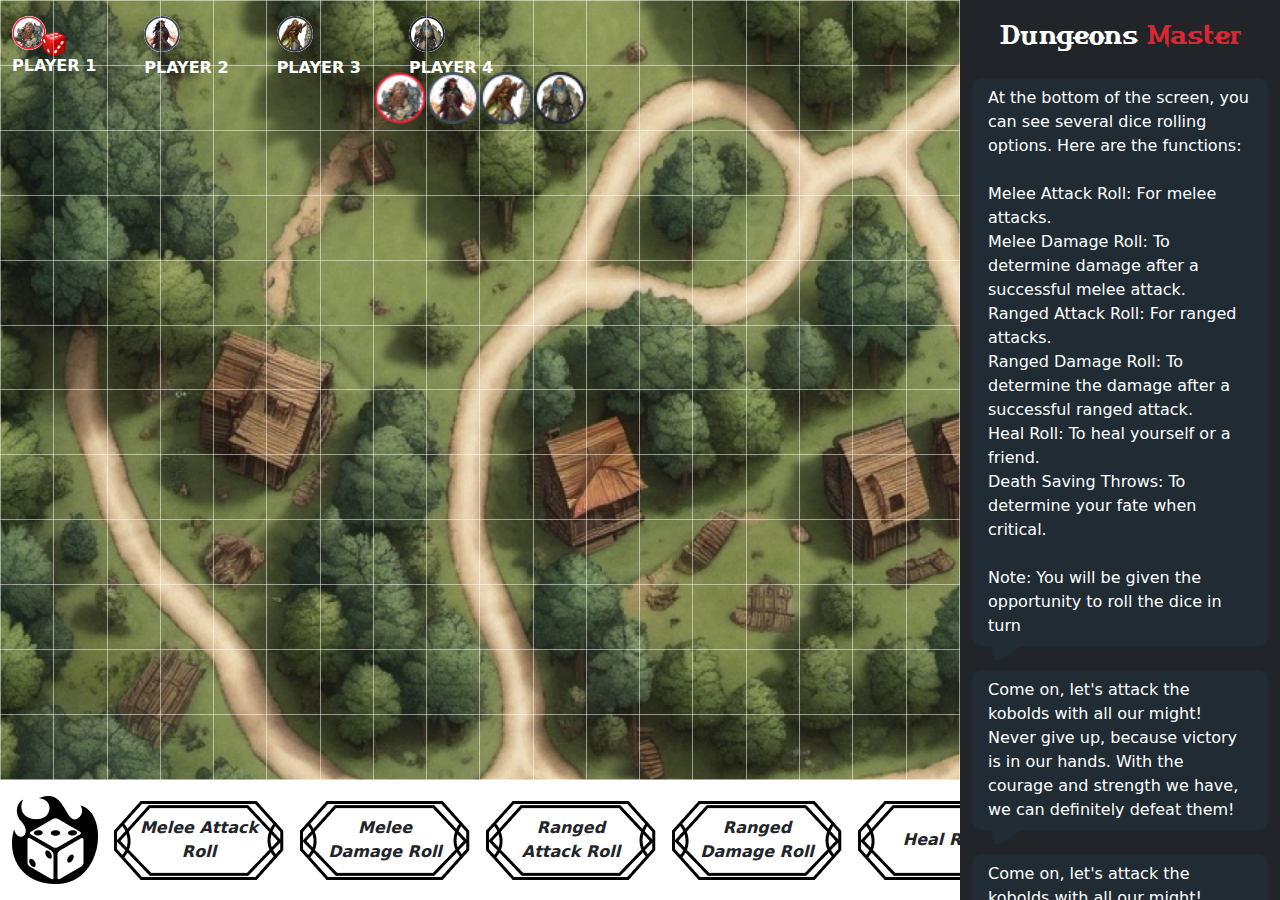
<file: map.html>
<!DOCTYPE html>
<html>
  <head>
    <title>My Game</title>
    <!-- <script src="https://www.gstatic.com/firebasejs/9.0.0/firebase-app.js"></script>
    <script src="https://www.gstatic.com/firebasejs/9.0.0/firebase-auth.js"></script>
    <script src="https://www.gstatic.com/firebasejs/9.0.0/firebase-database.js"></script> -->
    <link rel="stylesheet" href="css/style.css" />
    <link href="https://cdn.jsdelivr.net/npm/bootstrap@5.3.3/dist/css/bootstrap.min.css" rel="stylesheet" integrity="sha384-QWTKZyjpPEjISv5WaRU9OFeRpok6YctnYmDr5pNlyT2bRjXh0JMhjY6hW+ALEwIH" crossorigin="anonymous" />
    <link rel="stylesheet" href="https://fonts.googleapis.com/css2?family=Roboto:wght@400;700&display=swap" />
    <link rel="stylesheet" href="css/font.css" />
  </head>

  <body>
    <section class="hero-map">
      <div class="row">
        <!-- Player -->
        <div class="col-md-9 position-absolute d-flex gap-5 top-0 start-0 text-white py-3">
          <div class="d-flex flex-column gap-1">
            <div class="position-relative">
              <img class="circle-player-1" src="assets/player-1.png" alt="Player" />
              <img class="circle-player__dice position-absolute start-50 translate-middle-x" src="assets/dice-red.png" alt="Dice" />
            </div>
            <p class="m-0 fw-bold">PLAYER 1</p>
          </div>
          <div class="d-flex flex-column gap-1">
            <div class="position-relative">
              <img class="circle-player-2" src="assets/player-2.png" alt="Player" />
              <!-- <img class="circle-player__dice position-absolute start-50 translate-middle-x" src="assets/dice-red.png" alt="Dice" /> -->
            </div>
            <p class="m-0 fw-bold">PLAYER 2</p>
          </div>
          <div class="d-flex flex-column gap-1">
            <div class="position-relative">
              <img class="circle-player-3" src="assets/player-3.png" alt="Player" />
              <!-- <img class="circle-player__dice position-absolute start-50 translate-middle-x" src="assets/dice-red.png" alt="Dice" /> -->
            </div>
            <p class="m-0 fw-bold">PLAYER 3</p>
          </div>
          <div class="d-flex flex-column gap-1">
            <div class="position-relative">
              <img class="circle-player-4" src="assets/player-4.png" alt="Player" />
              <!-- <img class="circle-player__dice position-absolute start-50 translate-middle-x" src="assets/dice-red.png" alt="Dice" /> -->
            </div>
            <p class="m-0 fw-bold">PLAYER 4</p>
          </div>
        </div>

        <!-- Grid -->
        <div class="col-md-9 position-absolute grid-container top-0 start-0 p-0">
          <table class="grid-map w-100 h-100">
            <tr>
              <td></td>
              <td></td>
              <td></td>
              <td></td>
              <td></td>
              <td></td>
              <td></td>
              <td></td>
              <td></td>
              <td></td>
              <td></td>
              <td></td>
              <td></td>
              <td></td>
              <td></td>
              <td></td>
              <td></td>
              <td></td>
            </tr>
            <tr>
              <td></td>
              <td></td>
              <td></td>
              <td></td>
              <td></td>
              <td></td>
              <td></td>
              <td>
                <img id="player-1" class="grid-map-img" src="assets/player-1.png" alt="Player" draggable="true" />
              </td>
              <td>
                <img id="player-2" class="grid-map-img" src="assets/player-2.png" alt="Player" draggable="true" />
              </td>
              <td>
                <img id="player-3" class="grid-map-img" src="assets/player-3.png" alt="Player" draggable="true" />
              </td>
              <td>
                <img id="player-4" class="grid-map-img" src="assets/player-4.png" alt="Player" draggable="true" />
              </td>
              <td></td>
              <td></td>
              <td></td>
              <td></td>
              <td></td>
              <td></td>
              <td></td>
            </tr>
            <tr>
              <td></td>
              <td></td>
              <td></td>
              <td></td>
              <td></td>
              <td></td>
              <td></td>
              <td></td>
              <td></td>
              <td></td>
              <td></td>
              <td></td>
              <td></td>
              <td></td>
              <td></td>
              <td></td>
              <td></td>
              <td></td>
            </tr>
            <tr>
              <td></td>
              <td></td>
              <td></td>
              <td></td>
              <td></td>
              <td></td>
              <td></td>
              <td></td>
              <td></td>
              <td></td>
              <td></td>
              <td></td>
              <td></td>
              <td></td>
              <td></td>
              <td></td>
              <td></td>
              <td></td>
            </tr>
            <tr>
              <td></td>
              <td></td>
              <td></td>
              <td></td>
              <td></td>
              <td></td>
              <td></td>
              <td></td>
              <td></td>
              <td></td>
              <td></td>
              <td></td>
              <td></td>
              <td></td>
              <td></td>
              <td></td>
              <td></td>
              <td></td>
            </tr>
            <tr>
              <td></td>
              <td></td>
              <td></td>
              <td></td>
              <td></td>
              <td></td>
              <td></td>
              <td></td>
              <td></td>
              <td></td>
              <td></td>
              <td></td>
              <td></td>
              <td></td>
              <td></td>
              <td></td>
              <td></td>
              <td></td>
            </tr>
            <tr>
              <td></td>
              <td></td>
              <td></td>
              <td></td>
              <td></td>
              <td></td>
              <td></td>
              <td></td>
              <td></td>
              <td></td>
              <td></td>
              <td></td>
              <td></td>
              <td></td>
              <td></td>
              <td></td>
              <td></td>
              <td></td>
            </tr>
            <tr>
              <td></td>
              <td></td>
              <td></td>
              <td></td>
              <td></td>
              <td></td>
              <td></td>
              <td></td>
              <td></td>
              <td></td>
              <td></td>
              <td></td>
              <td></td>
              <td></td>
              <td></td>
              <td></td>
              <td></td>
              <td></td>
            </tr>
            <tr>
              <td></td>
              <td></td>
              <td></td>
              <td></td>
              <td></td>
              <td></td>
              <td></td>
              <td></td>
              <td></td>
              <td></td>
              <td></td>
              <td></td>
              <td></td>
              <td></td>
              <td></td>
              <td></td>
              <td></td>
              <td></td>
            </tr>
            <tr>
              <td></td>
              <td></td>
              <td></td>
              <td></td>
              <td></td>
              <td></td>
              <td></td>
              <td></td>
              <td></td>
              <td></td>
              <td></td>
              <td></td>
              <td></td>
              <td></td>
              <td></td>
              <td></td>
              <td></td>
              <td></td>
            </tr>
            <tr>
              <td></td>
              <td></td>
              <td></td>
              <td></td>
              <td></td>
              <td></td>
              <td></td>
              <td></td>
              <td></td>
              <td></td>
              <td></td>
              <td></td>
              <td></td>
              <td></td>
              <td></td>
              <td></td>
              <td></td>
              <td></td>
            </tr>
            <tr>
              <td></td>
              <td></td>
              <td></td>
              <td></td>
              <td></td>
              <td></td>
              <td></td>
              <td></td>
              <td></td>
              <td></td>
              <td></td>
              <td></td>
              <td></td>
              <td></td>
              <td></td>
              <td></td>
              <td></td>
              <td></td>
            </tr>
          </table>
        </div>

        <!-- Player in Map -->
        <!-- <div class="col-md-9 position-relative">
          <div>
            <img style="top: 50px; left: 912px" class="circle-player-1 circle-player__in-map position-absolute draggable" src="assets/player-1.png" alt="Player" />
          </div>

          <div>
            <img style="top: 210px; left: 780px" class="circle-player-2 circle-player__in-map position-absolute" src="assets/player-2.png" alt="Player" />
          </div>
          <div>
            <img style="top: 100px; left: 810px" class="circle-player-3 circle-player__in-map position-absolute" src="assets/player-3.png" alt="Player" />
          </div>
          <div>
            <img style="top: 200px; left: 900px" class="circle-player-4 circle-player__in-map position-absolute" src="assets/player-4.png" alt="Player" />
          </div>
          <div style="top: 200px; left: 1140px" class="position-absolute">
            <div class="position-relative">
              <img class="circle-player-1 circle-player__in-map" src="assets/boss.png" alt="Boss" />
              <img class="position-absolute top-50 start-50 translate-middle" src="assets/x-boss.png" alt="" />
            </div>
          </div>
        </div> -->

        <!-- Message -->
        <!-- <div class="col-md-9 sticky-bottom-map-message d-flex justify-content-center align-items-center gap-3 text-white">
          <img src="assets/player-1-full.png" alt="" />
          <div class="bg-dark py-4 px-5 h-fit">This forest felt very quiet, too quiet… Something must be lurking in the shadows. We have to be careful so that undesirable things don't happen, we can't be careless</div>
        </div> -->

        <!-- Action -->
        <div class="col-md-9 sticky-bottom-map bg-white py-3 d-flex justify-content-between gap-3 overflow-x-auto scrollbar">
          <img src="assets/dice.png" alt="Dice" class="img-fluid" />
          <div class="cursor-pointer position-relative d-flex justify-content-center align-items-center cursor-pointer">
            <img class="position-relative" src="assets/button-map.png" alt="Button" />
            <p class="position-absolute width-button-text m-0 translate-middle text-center top-50 start-50 fst-italic fw-bold">Melee Attack Roll</p>
          </div>
          <div class="cursor-pointer position-relative d-flex justify-content-center align-items-center cursor-pointer">
            <img class="position-relative" src="assets/button-map.png" alt="Button" />
            <p class="position-absolute width-button-text m-0 translate-middle text-center top-50 start-50 fst-italic fw-bold">Melee Damage Roll</p>
          </div>
          <div class="cursor-pointer position-relative d-flex justify-content-center align-items-center cursor-pointer">
            <img class="position-relative" src="assets/button-map.png" alt="Button" />
            <p class="position-absolute width-button-text m-0 translate-middle text-center top-50 start-50 fst-italic fw-bold">Ranged Attack Roll</p>
          </div>
          <div class="cursor-pointer position-relative d-flex justify-content-center align-items-center cursor-pointer">
            <img class="position-relative" src="assets/button-map.png" alt="Button" />
            <p class="position-absolute width-button-text m-0 translate-middle text-center top-50 start-50 fst-italic fw-bold">Ranged Damage Roll</p>
          </div>
          <div class="cursor-pointer position-relative d-flex justify-content-center align-items-center cursor-pointer">
            <img class="position-relative" src="assets/button-map.png" alt="Button" />
            <p class="position-absolute width-button-text m-0 translate-middle text-center top-50 start-50 fst-italic fw-bold">Heal Roll</p>
          </div>
          <div class="cursor-pointer position-relative d-flex justify-content-center align-items-center cursor-pointer">
            <img class="position-relative" src="assets/button-map.png" alt="Button" />
            <p class="position-absolute width-button-text m-0 translate-middle text-center top-50 start-50 fst-italic fw-bold">Death Saving Throws</p>
          </div>
        </div>
        <div class="col-md-3 bg-dark sticky-right-2 text-white overflow-auto scrollbar d-flex flex-column gap-4 pt-3 pb-4">
          <h2 class="p-0 m-0 text-center">Dungeons <span class="color-red">Master</span></h2>
          <div class="card-message position-relative px-3 py-2">
            <img class="card-message__cursor" src="assets/cursor-message.png" alt="Image" />
            <div class="position-relative">
              <p class="m-0">
                At the bottom of the screen, you can see several dice rolling options. Here are the functions: <br />
                <br />
                Melee Attack Roll: For melee attacks. <br />
                Melee Damage Roll: To determine damage after a successful melee attack. <br />
                Ranged Attack Roll: For ranged attacks. <br />
                Ranged Damage Roll: To determine the damage after a successful ranged attack. <br />
                Heal Roll: To heal yourself or a friend. <br />
                Death Saving Throws: To determine your fate when critical. <br />
                <br />
                Note: You will be given the opportunity to roll the dice in turn
              </p>
            </div>
          </div>
          <div class="card-message position-relative px-3 py-2">
            <img class="card-message__cursor" src="assets/cursor-message.png" alt="Image" />
            <div class="position-relative">Come on, let's attack the kobolds with all our might! Never give up, because victory is in our hands. With the courage and strength we have, we can definitely defeat them!</div>
          </div>
          <div class="card-message position-relative px-3 py-2">
            <img class="card-message__cursor" src="assets/cursor-message.png" alt="Image" />
            <div class="position-relative">Come on, let's attack the kobolds with all our might! Never give up, because victory is in our hands. With the courage and strength we have, we can definitely defeat them!</div>
          </div>
          <div class="card-message position-relative px-3 py-2">
            <img class="card-message__cursor" src="assets/cursor-message.png" alt="Image" />
            <div class="position-relative">Come on, let's attack the kobolds with all our might! Never give up, because victory is in our hands. With the courage and strength we have, we can definitely defeat them!</div>
          </div>
          <div class="card-message position-relative px-3 py-2">
            <img class="card-message__cursor" src="assets/cursor-message.png" alt="Image" />
            <div class="position-relative">Come on, let's attack the kobolds with all our might! Never give up, because victory is in our hands. With the courage and strength we have, we can definitely defeat them!</div>
          </div>
          <div class="card-message position-relative px-3 py-2">
            <img class="card-message__cursor" src="assets/cursor-message.png" alt="Image" />
            <div class="position-relative">Come on, let's attack the kobolds with all our might! Never give up, because victory is in our hands. With the courage and strength we have, we can definitely defeat them!</div>
          </div>
        </div>
      </div>
    </section>

    <script src="https://cdn.jsdelivr.net/npm/@popperjs/core@2.11.8/dist/umd/popper.min.js" integrity="sha384-I7E8VVD/ismYTF4hNIPjVp/Zjvgyol6VFvRkX/vR+Vc4jQkC+hVqc2pM8ODewa9r" crossorigin="anonymous"></script>
    <script src="https://cdn.jsdelivr.net/npm/bootstrap@5.3.3/dist/js/bootstrap.min.js" integrity="sha384-0pUGZvbkm6XF6gxjEnlmuGrJXVbNuzT9qBBavbLwCsOGabYfZo0T0to5eqruptLy" crossorigin="anonymous"></script>
    <script src="js/custom.js"></script>
    <script src="js/map.js"></script>
    <script src="js/dice.js"></script>
  </body>
</html>
</file>
<file: css/style.css>
body {
  overflow-x: hidden; /* Nonaktifkan scroll horizontal */
}
.btn-container {
  background-color: transparent; /* Menghapus latar belakang */
  border: none; /* Menghapus border */
  padding: 10px 20px; /* Mengatur padding */
  cursor: pointer; /* Menambahkan pointer untuk menunjukkan tombol dapat diklik */
}

.btn-container h2 {
  color: #fff; /* Mengatur warna teks menjadi putih */
  margin: 0; /* Menghilangkan margin */
  font-size: 24px; /* Ukuran teks */
}

h2 {
  font-family: 'HU The Game', sans-serif;
  font-size: 30px;
  padding-top: 12px;
}
span {
  font-family: 'HU The Game', sans-serif;
}

.text-htg {
  font-family: 'HU The Game', sans-serif;
}
/* BG */

.hero-start {
  background-image: url('../assets/bg-start.png');
  background-size: cover;
  background-position: center;
  background-repeat: no-repeat;
  width: 100%;
  min-height: 100vh;
}
.hero-camp {
  background-image: url('../assets/bg-camp.png');
  background-size: cover;
  background-position: center;
  background-repeat: no-repeat;
  width: 100%;
  min-height: 100vh;
}
.hero-map {
  background-image: url('../assets/bg-map.png');
  background-size: cover;
  background-position: center;
  background-repeat: no-repeat;
  width: 100%;
  min-height: 100vh;
}
.hero-login {
  background-image: url('../assets/bg-login.png');
  background-size: cover;
  background-position: center;
  background-repeat: no-repeat;
  width: 100%;
  min-height: 800px;
}
.hero-room {
  background-image: url('../assets/bg-room.png');
  background-size: cover;
  background-position: center;
  background-repeat: no-repeat;
  width: 100%;
  min-height: 800px;
}

/* BG */

.input-container {
  position: relative;
  display: inline-block;
  width: 60%;
  height: 65px;
  background-image: url('../assets/input.png');
  background-size: cover;
  background-repeat: no-repeat;
  background-position: center;
}

.input-field {
  position: absolute;
  top: 50%;
  left: 45px; /* Adjust based on icon size */
  transform: translateY(-50%);
  width: calc(100% - 50px); /* Adjust based on icon size and padding */
  height: 100%;
  border: none;
  outline: none;
  background: transparent;
  padding: 0 20px; /* Adjust padding for text spacing */
}

.v-icon {
  position: absolute;
  left: 30px; /* Adjust based on design */
  top: 50%;
  transform: translateY(-50%);
  width: 20px; /* Adjust based on icon size */
}

.btn-container {
  position: relative;
  display: inline-block;
  width: 60%;
  height: 65px;
  background-image: url('../assets/button.png');
  background-size: cover;
  background-repeat: no-repeat;
  background-position: center;
}
.bottom-border-red {
  border-bottom: 3px solid #ff0000; /* Border bawah merah dengan ketebalan 3px */
  padding-bottom: 3px;
}
.bg-gradien {
  background: linear-gradient(to bottom, rgba(0, 0, 0, 0.5) 0%, rgba(0, 0, 0, 0) 100%);
  width: 100%;
  height: 400px;
}
.input-overlay {
  position: absolute;
  top: 50%; /* Menempatkan input di tengah gambar secara vertikal */
  left: 50%; /* Menempatkan input di tengah gambar secara horizontal */
  transform: translate(-50%, -50%); /* Agar input benar-benar di tengah */
  width: 80%; /* Sesuaikan lebar input */
  background-color: transparent; /* Membuat latar belakang input transparan */
  border: none; /* Menghilangkan border */
  color: #fff; /* Mengatur warna teks agar terlihat di atas gambar */
}

.input-overlay:focus {
  outline: none; /* Menghilangkan outline saat inputan aktif */
}
.img-background {
  position: absolute;
  top: 0;
  left: 0;
  z-index: 1;
}

.overlay-container {
  position: relative;
  z-index: 2;
  width: 100%;
  margin-top: -40px; /* Adjust padding as needed */
}

.img-overlay {
  width: 95%;
}

.text-container {
  z-index: 3; /* Ensure this is on top of both background images */
  position: relative; /* Keep it positioned relative to the container */
}

.text-tapered-border {
  position: relative;
  display: inline-block;
  padding-bottom: 15px; /* Adjust padding as needed */
  width: 100%;
}

.text-tapered-border::after {
  content: '';
  position: absolute;
  bottom: 0;
  left: 50%;
  transform: translateX(-50%);
  width: 100%;
  height: 2px;
  /*Thicknessofthecenterpart*/
  background: linear-gradient(to right, transparent, #ffffff, transparent);
  -webkit-transform: translateX(-50%);
  -moz-transform: translateX(-50%);
  -ms-transform: translateX(-50%);
  -o-transform: translateX(-50%);
}

.cs-code {
  background-color: #30444c;
  border: 1px solid #616364;
}

.text-on-image-container {
  position: absolute;
  right: 0; /* Adjust as needed to align properly */
  top: 50%; /* Adjust as needed to align vertically */
  transform: translateY(-50%); /* Center vertically */
  z-index: 10; /* Ensures it is on top of other elements */
}

.text-on-image-container img {
  display: block;
  width: 100%; /* Adjust as needed */
}

.text-on-image-container .text-overlay {
  position: absolute;
  top: 50%;
  left: 50%;
  transform: translate(-50%, -50%);
  color: #ffffff; /* Adjust text color for contrast */
  text-align: center;
  z-index: 10;
}

.placeholder-white::placeholder {
  color: #ffffff; /* Warna putih */
}
.bg-input {
  background-color: #2e373a;
}
.room-list {
  border: 2px solid #616364;
  padding: 10px 15px;
  margin-top: 0;
  height: 250px;
}
.color-red {
  color: #db2733;
}
.sticky-right {
  position: absolute; /* Agar dapat menempel pada sisi kanan */
  top: 0; /* Menempel di atas */
  right: 0; /* Menempel di kanan */
  bottom: 0; /* Menempel di bawah */
  width: 100%; /* Mengisi lebar kontainer */
  height: 100%; /* Mengisi tinggi kontainer */
  display: flex;
  align-items: center; /* Vertikal centering konten */
  justify-content: center; /* Horizontal centering konten */
}

/* Map 3 */

.cursor-pointer {
  cursor: pointer;
}
.h-fit {
  height: fit-content;
}
.sticky-right-2 {
  position: absolute; /* Agar dapat menempel pada sisi kanan */
  top: 0; /* Menempel di atas */
  right: 0; /* Menempel di kanan */
  bottom: 0; /* Menempel di bawah */
  width: 100%; /* Mengisi lebar kontainer */
  height: 100%; /* Mengisi tinggi kontainer */
}
.sticky-bottom-map {
  position: absolute;
  left: 0;
  bottom: 0;
  width: 100%;
}
.sticky-bottom-map-message {
  position: absolute;
  left: 0;
  bottom: calc(130px + 28px);
  width: 100%;
}
.width-button-text {
  width: 75%;
}

.scrollbar::-webkit-scrollbar {
  width: 10px;
  height: 10px;
}

/* Track */
.scrollbar::-webkit-scrollbar-track {
  background: #f1f1f1;
}

/* Handle */
.scrollbar::-webkit-scrollbar-thumb {
  background: #888;
}

/* Handle on hover */
.scrollbar::-webkit-scrollbar-thumb:hover {
  background: #555;
}
.card-message {
  background-color: #202b33;
  border-radius: 10px;
}
.card-message__cursor {
  position: absolute;
  bottom: -15px;
  left: 20px;
}

.circle-player__dice {
  bottom: -10px;
}
.circle-player-1 {
  overflow: hidden;
  border-radius: 9999px;
  background: #fff;
}

.circle-player-2 {
  overflow: hidden;

  border-radius: 9999px;
  background: #fff;
}
.circle-player-3 {
  overflow: hidden;

  border-radius: 9999px;
  background: #fff;
}
.circle-player-4 {
  overflow: hidden;

  border-radius: 9999px;
  background: #fff;
}

.circle-player__in-map {
  width: 50px;
  height: 50px;
}

.grid-container {
  height: calc(100vh - 120px);
}
.grid-map tr td {
  border: 1px solid rgba(255, 255, 255, 0.5);
  position: relative;
}
.grid-map-img {
  position: absolute;
  top: 0;
  left: 0;
  overflow: hidden;
  border-radius: 9999px;
  max-width: 100%;
  margin: auto;
  height: 100%;
  object-fit: contain;
  object-position: center;
}
/* Make sure the parent container is positioned relative */
#start-btn,
#unready-btn {
  display: none; /* Menyembunyikan button secara default */
}

#start-btn.active {
  display: block; /* Menampilkan button jika ada class "active" */
}
</file>
<file: css/font.css>
@font-face {
    font-family: 'HU The Game';
    src: url('../assets/font/hu_the_game/HU\ The\ Game.ttf') format('woff');
    font-weight: normal;
    font-style: normal;
}
</file>
